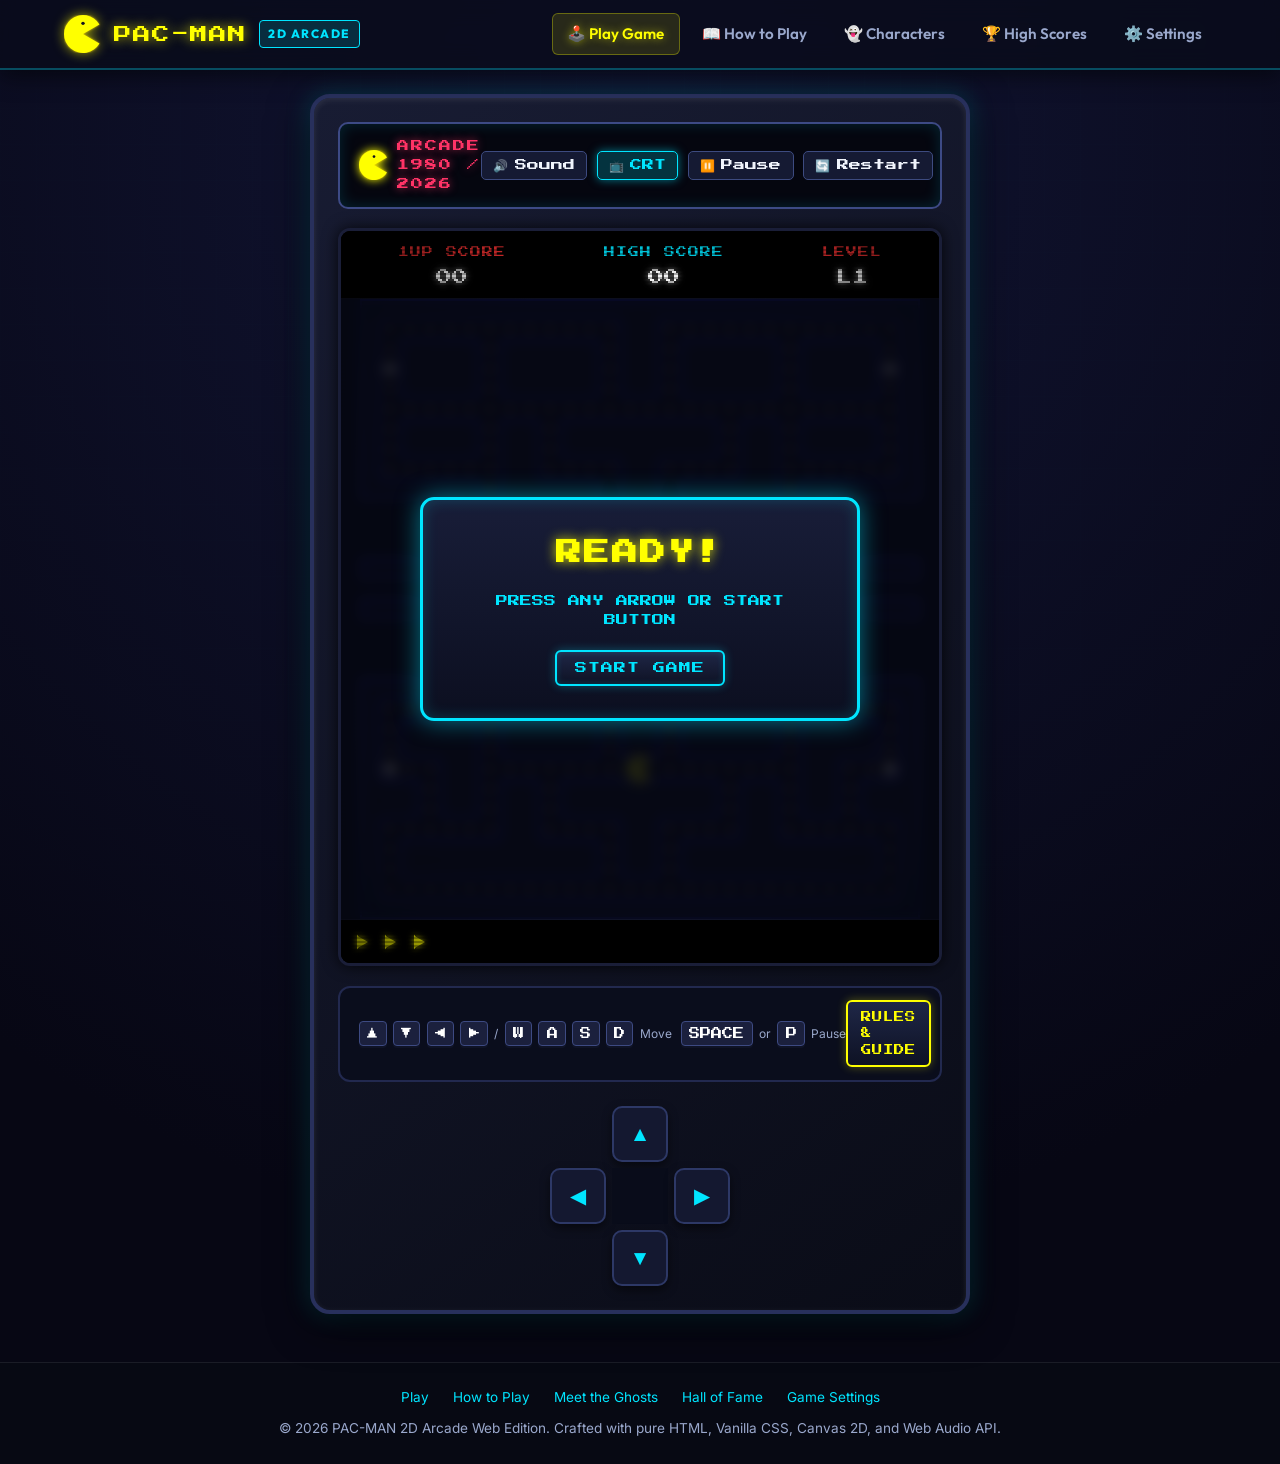
<file: index.html>
<!DOCTYPE html>
<html lang="en">
<head>
  <meta charset="UTF-8">
  <meta name="viewport" content="width=device-width, initial-scale=1.0">
  <title>PAC-MAN 2D Arcade | Classic Web Game</title>
  <meta name="description" content="Play the authentic 2D Pac-Man arcade game right in your browser! Featuring classic ghost AI, retro synthesized audio, CRT scanlines, and responsive controls.">
  
  <!-- CSS Stylesheets -->
  <link rel="stylesheet" href="css/main.css">
  <link rel="stylesheet" href="css/arcade.css">
  <link rel="stylesheet" href="css/game.css">
  
  <link rel="icon" type="image/svg+xml" href="assets/svg/pacman.svg">
</head>
<body>

  <!-- Top Navigation Header -->
  <header class="arcade-header">
    <div class="nav-container">
      <a href="index.html" class="brand-logo">
        <img src="assets/svg/pacman.svg" alt="Pac-Man Logo">
        <span class="brand-title">PAC-MAN</span>
        <span class="brand-tag">2D Arcade</span>
      </a>

      <nav>
        <ul class="nav-links">
          <li><a href="index.html" class="nav-link active">🕹️ Play Game</a></li>
          <li><a href="html/how-to-play.html" class="nav-link">📖 How to Play</a></li>
          <li><a href="html/characters.html" class="nav-link">👻 Characters</a></li>
          <li><a href="html/high-scores.html" class="nav-link">🏆 High Scores</a></li>
          <li><a href="html/settings.html" class="nav-link">⚙️ Settings</a></li>
        </ul>
      </nav>
    </div>
  </header>

  <!-- Main Arcade Playground -->
  <main class="arcade-wrapper">
    
    <div class="arcade-cabinet">
      <!-- Marquee Header -->
      <div class="arcade-marquee">
        <div class="marquee-title">
          <img src="assets/svg/pacman.svg" alt="Pac-Man">
          <span class="marquee-badge">ARCADE 1980 / 2026</span>
        </div>
        
        <div class="marquee-controls">
          <button id="btn-audio" class="icon-btn" title="Toggle Sound">
            <span class="icon">🔊</span>
            <span class="btn-label">Sound</span>
          </button>
          <button id="btn-crt" class="icon-btn" title="Toggle CRT Filter">
            <span class="icon">📺</span>
            <span class="btn-label">CRT</span>
          </button>
          <button id="btn-pause" class="icon-btn" title="Pause Game">
            <span class="icon">⏸️</span>
            <span class="btn-label">Pause</span>
          </button>
          <button id="btn-restart" class="icon-btn" title="Restart Game">
            <span class="icon">🔄</span>
            <span class="btn-label">Restart</span>
          </button>
        </div>
      </div>

      <!-- Arcade CRT Screen -->
      <div id="arcade-screen" class="arcade-screen crt-active">
        
        <!-- Retro HUD -->
        <div class="arcade-hud">
          <div class="hud-item">
            <span class="hud-label">1UP SCORE</span>
            <span id="current-score" class="hud-value">00</span>
          </div>
          <div class="hud-item">
            <span class="hud-label cyan">HIGH SCORE</span>
            <span id="high-score" class="hud-value">00</span>
          </div>
          <div class="hud-item">
            <span class="hud-label">LEVEL</span>
            <span id="current-level" class="hud-value">L1</span>
          </div>
        </div>

        <!-- Canvas Container -->
        <div id="game-container">
          <canvas id="game-canvas"></canvas>
          
          <!-- State Banner Overlay (Ready / Game Over / Paused) -->
          <div id="game-banner" style="display: none;"></div>
        </div>

        <!-- Bottom Status Bar -->
        <div class="arcade-status-bar">
          <div class="lives-container" id="lives-display">
            <!-- Rendered by UI Engine -->
          </div>
          <div class="fruits-container" id="fruits-display">
            <!-- Rendered by UI Engine -->
          </div>
        </div>

      </div>

      <!-- Cabinet Control Deck Info -->
      <div class="cabinet-deck">
        <div class="deck-group">
          <div class="instruction-tag">
            <span class="kbd">▲</span><span class="kbd">▼</span><span class="kbd">◀</span><span class="kbd">▶</span> / <span class="kbd">W</span><span class="kbd">A</span><span class="kbd">S</span><span class="kbd">D</span> Move
          </div>
          <div class="instruction-tag">
            <span class="kbd">SPACE</span> or <span class="kbd">P</span> Pause
          </div>
        </div>
        <div class="deck-group">
          <a href="html/how-to-play.html" class="arcade-btn btn-yellow" style="font-size: 0.65rem; padding: 0.4rem 0.8rem;">Rules & Guide</a>
        </div>
      </div>

      <!-- Mobile Touch Virtual D-Pad -->
      <div class="mobile-controls">
        <div class="dpad-container">
          <button id="dpad-up" class="dpad-btn dpad-up" aria-label="Up">▲</button>
          <button id="dpad-left" class="dpad-btn dpad-left" aria-label="Left">◀</button>
          <div class="dpad-center"></div>
          <button id="dpad-right" class="dpad-btn dpad-right" aria-label="Right">▶</button>
          <button id="dpad-down" class="dpad-btn dpad-down" aria-label="Down">▼</button>
        </div>
      </div>

    </div>

  </main>

  <!-- Arcade Footer -->
  <footer class="arcade-footer">
    <div class="footer-content">
      <div class="footer-links">
        <a href="index.html">Play</a>
        <a href="html/how-to-play.html">How to Play</a>
        <a href="html/characters.html">Meet the Ghosts</a>
        <a href="html/high-scores.html">Hall of Fame</a>
        <a href="html/settings.html">Game Settings</a>
      </div>
      <p>© 2026 PAC-MAN 2D Arcade Web Edition. Crafted with pure HTML, Vanilla CSS, Canvas 2D, and Web Audio API.</p>
    </div>
  </footer>

  <!-- Main Game Script -->
  <script type="module" src="js/main.js"></script>
</body>
</html>
</file>
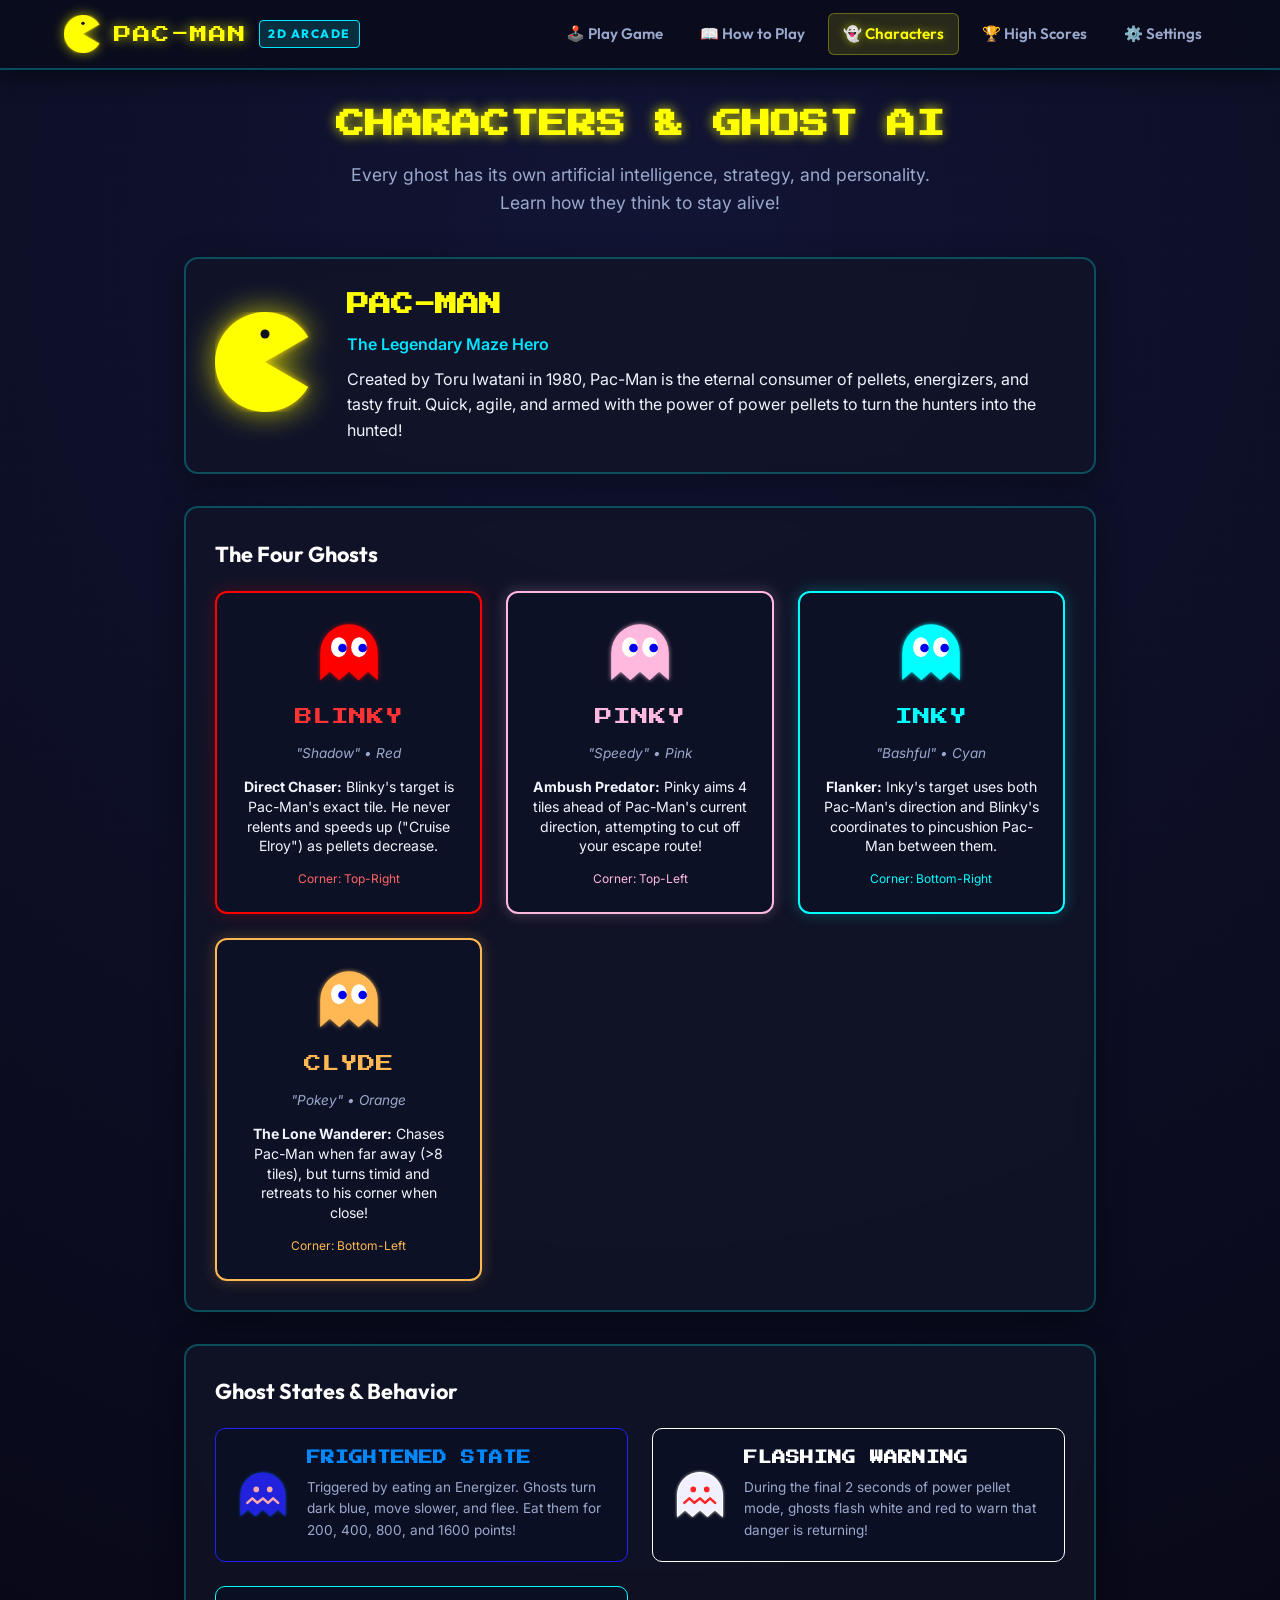
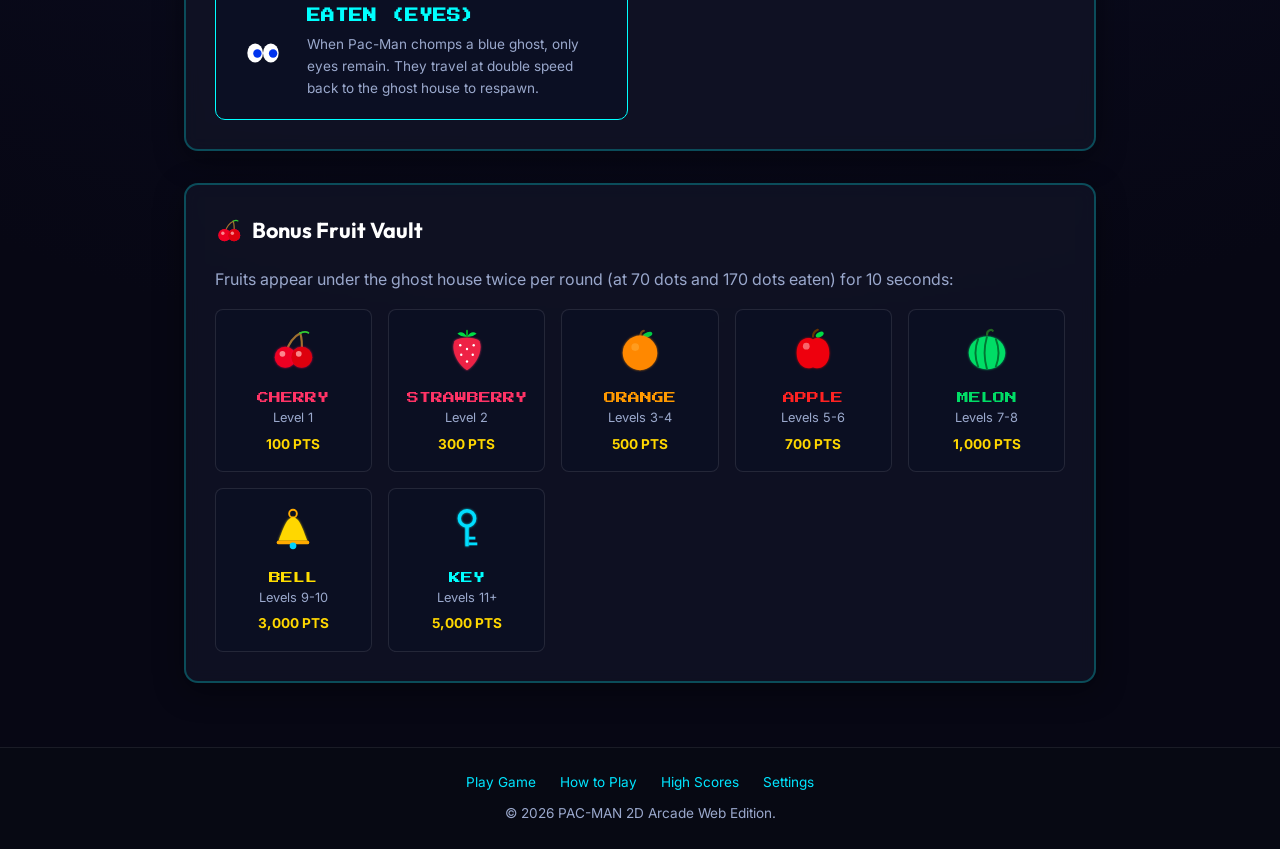
<file: html/characters.html>
<!DOCTYPE html>
<html lang="en">
<head>
  <meta charset="UTF-8">
  <meta name="viewport" content="width=device-width, initial-scale=1.0">
  <title>Meet the Characters | PAC-MAN 2D Arcade</title>
  <meta name="description" content="Discover the unique AI personalities of Blinky, Pinky, Inky, Clyde, and the bonus fruits of Pac-Man.">
  <link rel="stylesheet" href="../css/main.css">
  <link rel="stylesheet" href="../css/arcade.css">
  <link rel="stylesheet" href="../css/game.css">
  <link rel="icon" type="image/svg+xml" href="../assets/svg/pacman.svg">
</head>
<body>

  <!-- Header -->
  <header class="arcade-header">
    <div class="nav-container">
      <a href="../index.html" class="brand-logo">
        <img src="../assets/svg/pacman.svg" alt="Pac-Man Logo">
        <span class="brand-title">PAC-MAN</span>
        <span class="brand-tag">2D Arcade</span>
      </a>

      <nav>
        <ul class="nav-links">
          <li><a href="../index.html" class="nav-link">🕹️ Play Game</a></li>
          <li><a href="how-to-play.html" class="nav-link">📖 How to Play</a></li>
          <li><a href="characters.html" class="nav-link active">👻 Characters</a></li>
          <li><a href="high-scores.html" class="nav-link">🏆 High Scores</a></li>
          <li><a href="settings.html" class="nav-link">⚙️ Settings</a></li>
        </ul>
      </nav>
    </div>
  </header>

  <main class="page-container">
    <div class="page-header">
      <h1 class="page-title">CHARACTERS & GHOST AI</h1>
      <p class="page-desc">Every ghost has its own artificial intelligence, strategy, and personality. Learn how they think to stay alive!</p>
    </div>

    <!-- Pac-Man Showcase -->
    <section class="content-card" style="display: flex; align-items: center; gap: 2rem; flex-wrap: wrap;">
      <div style="flex: 0 0 100px; text-align: center;">
        <img src="../assets/svg/pacman.svg" alt="Pac-Man" style="width: 100px; height: 100px; filter: drop-shadow(0 0 15px rgba(255, 255, 0, 0.7));">
      </div>
      <div style="flex: 1; min-width: 250px;">
        <h2 style="font-family: var(--font-retro); color: var(--pac-yellow); font-size: 1.4rem; margin-bottom: 0.5rem;">PAC-MAN</h2>
        <p style="color: var(--neon-blue); font-weight: 600; margin-bottom: 0.6rem;">The Legendary Maze Hero</p>
        <p>Created by Toru Iwatani in 1980, Pac-Man is the eternal consumer of pellets, energizers, and tasty fruit. Quick, agile, and armed with the power of power pellets to turn the hunters into the hunted!</p>
      </div>
    </section>

    <!-- The Ghost Gang -->
    <section class="content-card">
      <h2 class="card-title">The Four Ghosts</h2>
      <div class="ghost-grid">
        
        <!-- Blinky -->
        <div class="ghost-card blinky">
          <img src="../assets/svg/ghost-blinky.svg" alt="Blinky" class="ghost-avatar">
          <div class="ghost-name" style="color: #ff3333;">BLINKY</div>
          <div class="ghost-nick">"Shadow" • Red</div>
          <p class="ghost-role">
            <strong>Direct Chaser:</strong> Blinky's target is Pac-Man's exact tile. He never relents and speeds up ("Cruise Elroy") as pellets decrease.
          </p>
          <span style="font-size: 0.75rem; color: #ff6666;">Corner: Top-Right</span>
        </div>

        <!-- Pinky -->
        <div class="ghost-card pinky">
          <img src="../assets/svg/ghost-pinky.svg" alt="Pinky" class="ghost-avatar">
          <div class="ghost-name" style="color: #ffb8de;">PINKY</div>
          <div class="ghost-nick">"Speedy" • Pink</div>
          <p class="ghost-role">
            <strong>Ambush Predator:</strong> Pinky aims 4 tiles ahead of Pac-Man's current direction, attempting to cut off your escape route!
          </p>
          <span style="font-size: 0.75rem; color: #ffb8de;">Corner: Top-Left</span>
        </div>

        <!-- Inky -->
        <div class="ghost-card inky">
          <img src="../assets/svg/ghost-inky.svg" alt="Inky" class="ghost-avatar">
          <div class="ghost-name" style="color: #00ffff;">INKY</div>
          <div class="ghost-nick">"Bashful" • Cyan</div>
          <p class="ghost-role">
            <strong>Flanker:</strong> Inky's target uses both Pac-Man's direction and Blinky's coordinates to pincushion Pac-Man between them.
          </p>
          <span style="font-size: 0.75rem; color: #00ffff;">Corner: Bottom-Right</span>
        </div>

        <!-- Clyde -->
        <div class="ghost-card clyde">
          <img src="../assets/svg/ghost-clyde.svg" alt="Clyde" class="ghost-avatar">
          <div class="ghost-name" style="color: #ffb852;">CLYDE</div>
          <div class="ghost-nick">"Pokey" • Orange</div>
          <p class="ghost-role">
            <strong>The Lone Wanderer:</strong> Chases Pac-Man when far away (>8 tiles), but turns timid and retreats to his corner when close!
          </p>
          <span style="font-size: 0.75rem; color: #ffb852;">Corner: Bottom-Left</span>
        </div>

      </div>
    </section>

    <!-- Frightened & Eaten States -->
    <section class="content-card">
      <h2 class="card-title">Ghost States & Behavior</h2>
      <div style="display: grid; grid-template-columns: repeat(auto-fit, minmax(280px, 1fr)); gap: 1.5rem;">
        <div style="background: rgba(10, 15, 35, 0.8); border: 1px solid #2121ff; border-radius: 10px; padding: 1.2rem; display: flex; gap: 1rem; align-items: center;">
          <img src="../assets/svg/ghost-scared.svg" alt="Scared Ghost" style="width: 56px; height: 56px;">
          <div>
            <h3 style="font-family: var(--font-retro); font-size: 0.85rem; color: #0088ff; margin-bottom: 0.4rem;">FRIGHTENED STATE</h3>
            <p style="font-size: 0.85rem; color: var(--text-dim);">Triggered by eating an Energizer. Ghosts turn dark blue, move slower, and flee. Eat them for 200, 400, 800, and 1600 points!</p>
          </div>
        </div>

        <div style="background: rgba(10, 15, 35, 0.8); border: 1px solid #ffffff; border-radius: 10px; padding: 1.2rem; display: flex; gap: 1rem; align-items: center;">
          <img src="../assets/svg/ghost-flashing.svg" alt="Flashing Ghost" style="width: 56px; height: 56px;">
          <div>
            <h3 style="font-family: var(--font-retro); font-size: 0.85rem; color: #ffffff; margin-bottom: 0.4rem;">FLASHING WARNING</h3>
            <p style="font-size: 0.85rem; color: var(--text-dim);">During the final 2 seconds of power pellet mode, ghosts flash white and red to warn that danger is returning!</p>
          </div>
        </div>

        <div style="background: rgba(10, 15, 35, 0.8); border: 1px solid #00ffff; border-radius: 10px; padding: 1.2rem; display: flex; gap: 1rem; align-items: center;">
          <img src="../assets/svg/ghost-eyes.svg" alt="Ghost Eyes" style="width: 56px; height: 56px;">
          <div>
            <h3 style="font-family: var(--font-retro); font-size: 0.85rem; color: #00ffff; margin-bottom: 0.4rem;">EATEN (EYES)</h3>
            <p style="font-size: 0.85rem; color: var(--text-dim);">When Pac-Man chomps a blue ghost, only eyes remain. They travel at double speed back to the ghost house to respawn.</p>
          </div>
        </div>
      </div>
    </section>

    <!-- Bonus Fruits Table -->
    <section class="content-card">
      <h2 class="card-title">
        <img src="../assets/svg/cherry.svg" alt="Bonus Fruits" class="icon">
        Bonus Fruit Vault
      </h2>
      <p style="margin-bottom: 1rem; color: var(--text-dim);">Fruits appear under the ghost house twice per round (at 70 dots and 170 dots eaten) for 10 seconds:</p>

      <div style="display: grid; grid-template-columns: repeat(auto-fit, minmax(130px, 1fr)); gap: 1rem; text-align: center;">
        
        <div style="background: rgba(12, 16, 36, 0.8); padding: 1rem; border-radius: 8px; border: 1px solid rgba(255,255,255,0.1);">
          <img src="../assets/svg/cherry.svg" alt="Cherry" style="width: 48px; height: 48px; margin-bottom: 0.5rem;">
          <div style="font-family: var(--font-retro); font-size: 0.75rem; color: #ff3366;">CHERRY</div>
          <div style="font-size: 0.8rem; color: var(--text-dim);">Level 1</div>
          <div class="rank-gold" style="font-size: 0.85rem; margin-top: 0.3rem;">100 PTS</div>
        </div>

        <div style="background: rgba(12, 16, 36, 0.8); padding: 1rem; border-radius: 8px; border: 1px solid rgba(255,255,255,0.1);">
          <img src="../assets/svg/strawberry.svg" alt="Strawberry" style="width: 48px; height: 48px; margin-bottom: 0.5rem;">
          <div style="font-family: var(--font-retro); font-size: 0.75rem; color: #ff3366;">STRAWBERRY</div>
          <div style="font-size: 0.8rem; color: var(--text-dim);">Level 2</div>
          <div class="rank-gold" style="font-size: 0.85rem; margin-top: 0.3rem;">300 PTS</div>
        </div>

        <div style="background: rgba(12, 16, 36, 0.8); padding: 1rem; border-radius: 8px; border: 1px solid rgba(255,255,255,0.1);">
          <img src="../assets/svg/orange.svg" alt="Orange" style="width: 48px; height: 48px; margin-bottom: 0.5rem;">
          <div style="font-family: var(--font-retro); font-size: 0.75rem; color: #ff9900;">ORANGE</div>
          <div style="font-size: 0.8rem; color: var(--text-dim);">Levels 3-4</div>
          <div class="rank-gold" style="font-size: 0.85rem; margin-top: 0.3rem;">500 PTS</div>
        </div>

        <div style="background: rgba(12, 16, 36, 0.8); padding: 1rem; border-radius: 8px; border: 1px solid rgba(255,255,255,0.1);">
          <img src="../assets/svg/apple.svg" alt="Apple" style="width: 48px; height: 48px; margin-bottom: 0.5rem;">
          <div style="font-family: var(--font-retro); font-size: 0.75rem; color: #ff2222;">APPLE</div>
          <div style="font-size: 0.8rem; color: var(--text-dim);">Levels 5-6</div>
          <div class="rank-gold" style="font-size: 0.85rem; margin-top: 0.3rem;">700 PTS</div>
        </div>

        <div style="background: rgba(12, 16, 36, 0.8); padding: 1rem; border-radius: 8px; border: 1px solid rgba(255,255,255,0.1);">
          <img src="../assets/svg/melon.svg" alt="Melon" style="width: 48px; height: 48px; margin-bottom: 0.5rem;">
          <div style="font-family: var(--font-retro); font-size: 0.75rem; color: #00dd66;">MELON</div>
          <div style="font-size: 0.8rem; color: var(--text-dim);">Levels 7-8</div>
          <div class="rank-gold" style="font-size: 0.85rem; margin-top: 0.3rem;">1,000 PTS</div>
        </div>

        <div style="background: rgba(12, 16, 36, 0.8); padding: 1rem; border-radius: 8px; border: 1px solid rgba(255,255,255,0.1);">
          <img src="../assets/svg/bell.svg" alt="Bell" style="width: 48px; height: 48px; margin-bottom: 0.5rem;">
          <div style="font-family: var(--font-retro); font-size: 0.75rem; color: #ffdd00;">BELL</div>
          <div style="font-size: 0.8rem; color: var(--text-dim);">Levels 9-10</div>
          <div class="rank-gold" style="font-size: 0.85rem; margin-top: 0.3rem;">3,000 PTS</div>
        </div>

        <div style="background: rgba(12, 16, 36, 0.8); padding: 1rem; border-radius: 8px; border: 1px solid rgba(255,255,255,0.1);">
          <img src="../assets/svg/key.svg" alt="Key" style="width: 48px; height: 48px; margin-bottom: 0.5rem;">
          <div style="font-family: var(--font-retro); font-size: 0.75rem; color: #00ffff;">KEY</div>
          <div style="font-size: 0.8rem; color: var(--text-dim);">Levels 11+</div>
          <div class="rank-gold" style="font-size: 0.85rem; margin-top: 0.3rem;">5,000 PTS</div>
        </div>

      </div>
    </section>

  </main>

  <footer class="arcade-footer">
    <div class="footer-content">
      <div class="footer-links">
        <a href="../index.html">Play Game</a>
        <a href="how-to-play.html">How to Play</a>
        <a href="high-scores.html">High Scores</a>
        <a href="settings.html">Settings</a>
      </div>
      <p>© 2026 PAC-MAN 2D Arcade Web Edition.</p>
    </div>
  </footer>
</body>
</html>
</file>
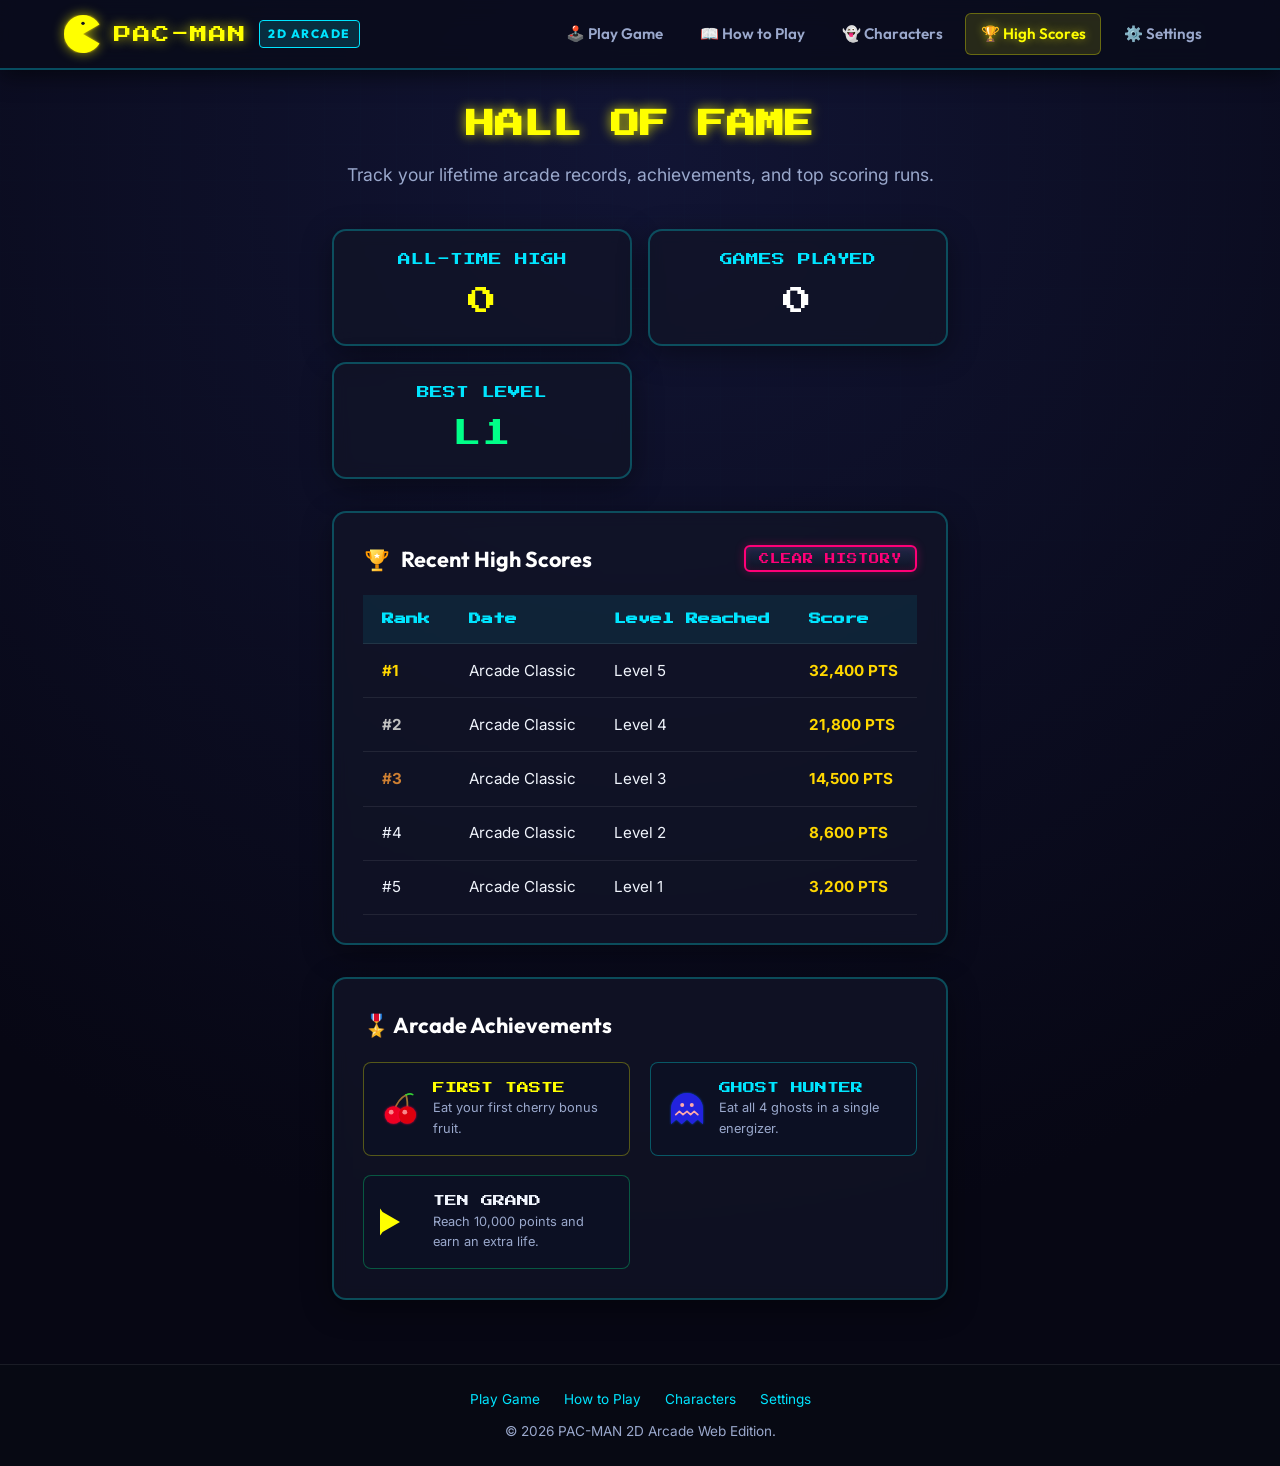
<file: html/high-scores.html>
<!DOCTYPE html>
<html lang="en">
<head>
  <meta charset="UTF-8">
  <meta name="viewport" content="width=device-width, initial-scale=1.0">
  <title>High Scores & Hall of Fame | PAC-MAN 2D Arcade</title>
  <meta name="description" content="View top scores and hall of fame achievements for Pac-Man 2D Arcade.">
  <link rel="stylesheet" href="../css/main.css">
  <link rel="stylesheet" href="../css/arcade.css">
  <link rel="stylesheet" href="../css/game.css">
  <link rel="icon" type="image/svg+xml" href="../assets/svg/pacman.svg">
</head>
<body>

  <!-- Header -->
  <header class="arcade-header">
    <div class="nav-container">
      <a href="../index.html" class="brand-logo">
        <img src="../assets/svg/pacman.svg" alt="Pac-Man Logo">
        <span class="brand-title">PAC-MAN</span>
        <span class="brand-tag">2D Arcade</span>
      </a>

      <nav>
        <ul class="nav-links">
          <li><a href="../index.html" class="nav-link">🕹️ Play Game</a></li>
          <li><a href="how-to-play.html" class="nav-link">📖 How to Play</a></li>
          <li><a href="characters.html" class="nav-link">👻 Characters</a></li>
          <li><a href="high-scores.html" class="nav-link active">🏆 High Scores</a></li>
          <li><a href="settings.html" class="nav-link">⚙️ Settings</a></li>
        </ul>
      </nav>
    </div>
  </header>

  <main class="page-container">
    <div class="page-header">
      <h1 class="page-title">HALL OF FAME</h1>
      <p class="page-desc">Track your lifetime arcade records, achievements, and top scoring runs.</p>
    </div>

    <!-- Career Stats Grid -->
    <div style="display: grid; grid-template-columns: repeat(auto-fit, minmax(200px, 1fr)); gap: 1rem; margin-bottom: 2rem;">
      <div class="content-card" style="margin-bottom: 0; text-align: center; padding: 1.2rem;">
        <div style="font-size: 0.8rem; color: var(--neon-blue); font-family: var(--font-retro);">ALL-TIME HIGH</div>
        <div id="stat-high-score" style="font-size: 1.8rem; font-family: var(--font-retro); color: var(--pac-yellow); margin-top: 0.5rem;">00</div>
      </div>
      <div class="content-card" style="margin-bottom: 0; text-align: center; padding: 1.2rem;">
        <div style="font-size: 0.8rem; color: var(--neon-blue); font-family: var(--font-retro);">GAMES PLAYED</div>
        <div id="stat-games-played" style="font-size: 1.8rem; font-family: var(--font-retro); color: #ffffff; margin-top: 0.5rem;">0</div>
      </div>
      <div class="content-card" style="margin-bottom: 0; text-align: center; padding: 1.2rem;">
        <div style="font-size: 0.8rem; color: var(--neon-blue); font-family: var(--font-retro);">BEST LEVEL</div>
        <div id="stat-best-level" style="font-size: 1.8rem; font-family: var(--font-retro); color: #00ff88; margin-top: 0.5rem;">L1</div>
      </div>
    </div>

    <!-- Leaderboard Table -->
    <section class="content-card">
      <div style="display: flex; justify-content: space-between; align-items: center; margin-bottom: 1.2rem; flex-wrap: wrap; gap: 1rem;">
        <h2 class="card-title" style="margin-bottom: 0;">
          <img src="../assets/svg/trophy.svg" alt="Trophy" class="icon">
          Recent High Scores
        </h2>
        <button id="btn-clear-scores" class="arcade-btn btn-pink" style="font-size: 0.65rem; padding: 0.4rem 0.8rem;">
          Clear History
        </button>
      </div>

      <table class="scores-table">
        <thead>
          <tr>
            <th>Rank</th>
            <th>Date</th>
            <th>Level Reached</th>
            <th>Score</th>
          </tr>
        </thead>
        <tbody id="scores-body">
          <!-- Populated by JS -->
        </tbody>
      </table>
    </section>

    <!-- Achievements & Badges -->
    <section class="content-card">
      <h2 class="card-title">🎖️ Arcade Achievements</h2>
      <div style="display: grid; grid-template-columns: repeat(auto-fit, minmax(240px, 1fr)); gap: 1.2rem;">
        
        <div style="background: rgba(14, 18, 38, 0.7); border: 1px solid rgba(255,255,0,0.3); border-radius: 8px; padding: 1rem; display: flex; gap: 0.8rem; align-items: center;">
          <img src="../assets/svg/cherry.svg" alt="Cherry" style="width: 40px; height: 40px;">
          <div>
            <div style="font-family: var(--font-retro); font-size: 0.75rem; color: var(--pac-yellow);">FIRST TASTE</div>
            <div style="font-size: 0.8rem; color: var(--text-dim);">Eat your first cherry bonus fruit.</div>
          </div>
        </div>

        <div style="background: rgba(14, 18, 38, 0.7); border: 1px solid rgba(0,255,255,0.3); border-radius: 8px; padding: 1rem; display: flex; gap: 0.8rem; align-items: center;">
          <img src="../assets/svg/ghost-scared.svg" alt="Ghost" style="width: 40px; height: 40px;">
          <div>
            <div style="font-family: var(--font-retro); font-size: 0.75rem; color: var(--neon-blue);">GHOST HUNTER</div>
            <div style="font-size: 0.8rem; color: var(--text-dim);">Eat all 4 ghosts in a single energizer.</div>
          </div>
        </div>

        <div style="background: rgba(14, 18, 38, 0.7); border: 1px solid rgba(0,255,136,0.3); border-radius: 8px; padding: 1rem; display: flex; gap: 0.8rem; align-items: center;">
          <img src="../assets/svg/life.svg" alt="Life" style="width: 40px; height: 40px;">
          <div>
            <div style="font-family: var(--font-retro); font-size: 0.75rem; color: #00ff88);">TEN GRAND</div>
            <div style="font-size: 0.8rem; color: var(--text-dim);">Reach 10,000 points and earn an extra life.</div>
          </div>
        </div>

      </div>
    </section>

  </main>

  <footer class="arcade-footer">
    <div class="footer-content">
      <div class="footer-links">
        <a href="../index.html">Play Game</a>
        <a href="how-to-play.html">How to Play</a>
        <a href="characters.html">Characters</a>
        <a href="settings.html">Settings</a>
      </div>
      <p>© 2026 PAC-MAN 2D Arcade Web Edition.</p>
    </div>
  </footer>

  <script>
    document.addEventListener('DOMContentLoaded', () => {
      const highScore = parseInt(localStorage.getItem('pacman_high_score') || '0', 10);
      const gamesPlayed = parseInt(localStorage.getItem('pacman_games_played') || '0', 10);
      const history = JSON.parse(localStorage.getItem('pacman_history') || '[]');

      document.getElementById('stat-high-score').textContent = highScore.toLocaleString();
      document.getElementById('stat-games-played').textContent = gamesPlayed.toLocaleString();

      let maxLevel = 1;
      history.forEach(h => {
        if (h.level > maxLevel) maxLevel = h.level;
      });
      document.getElementById('stat-best-level').textContent = `L${maxLevel}`;

      const tbody = document.getElementById('scores-body');
      
      const renderTable = () => {
        tbody.innerHTML = '';
        if (history.length === 0) {
          // Provide retro hall of fame defaults if no games played yet
          const defaultRuns = [
            { date: 'Arcade Classic', level: 5, score: 32400 },
            { date: 'Arcade Classic', level: 4, score: 21800 },
            { date: 'Arcade Classic', level: 3, score: 14500 },
            { date: 'Arcade Classic', level: 2, score: 8600 },
            { date: 'Arcade Classic', level: 1, score: 3200 }
          ];
          defaultRuns.forEach((run, idx) => {
            const tr = document.createElement('tr');
            const rankClass = idx === 0 ? 'rank-gold' : (idx === 1 ? 'rank-silver' : (idx === 2 ? 'rank-bronze' : ''));
            tr.innerHTML = `
              <td class="${rankClass}">#${idx + 1}</td>
              <td>${run.date}</td>
              <td>Level ${run.level}</td>
              <td class="rank-gold">${run.score.toLocaleString()} PTS</td>
            `;
            tbody.appendChild(tr);
          });
          return;
        }

        // Sort history by score descending
        const sorted = [...history].sort((a, b) => b.score - a.score);
        sorted.forEach((run, idx) => {
          const tr = document.createElement('tr');
          const rankClass = idx === 0 ? 'rank-gold' : (idx === 1 ? 'rank-silver' : (idx === 2 ? 'rank-bronze' : ''));
          tr.innerHTML = `
            <td class="${rankClass}">#${idx + 1}</td>
            <td>${run.date}</td>
            <td>Level ${run.level}</td>
            <td class="rank-gold">${run.score.toLocaleString()} PTS</td>
          `;
          tbody.appendChild(tr);
        });
      };

      renderTable();

      document.getElementById('btn-clear-scores').addEventListener('click', () => {
        if (confirm('Are you sure you want to reset your score history?')) {
          localStorage.removeItem('pacman_history');
          localStorage.removeItem('pacman_high_score');
          localStorage.removeItem('pacman_games_played');
          location.reload();
        }
      });
    });
  </script>
</body>
</html>
</file>
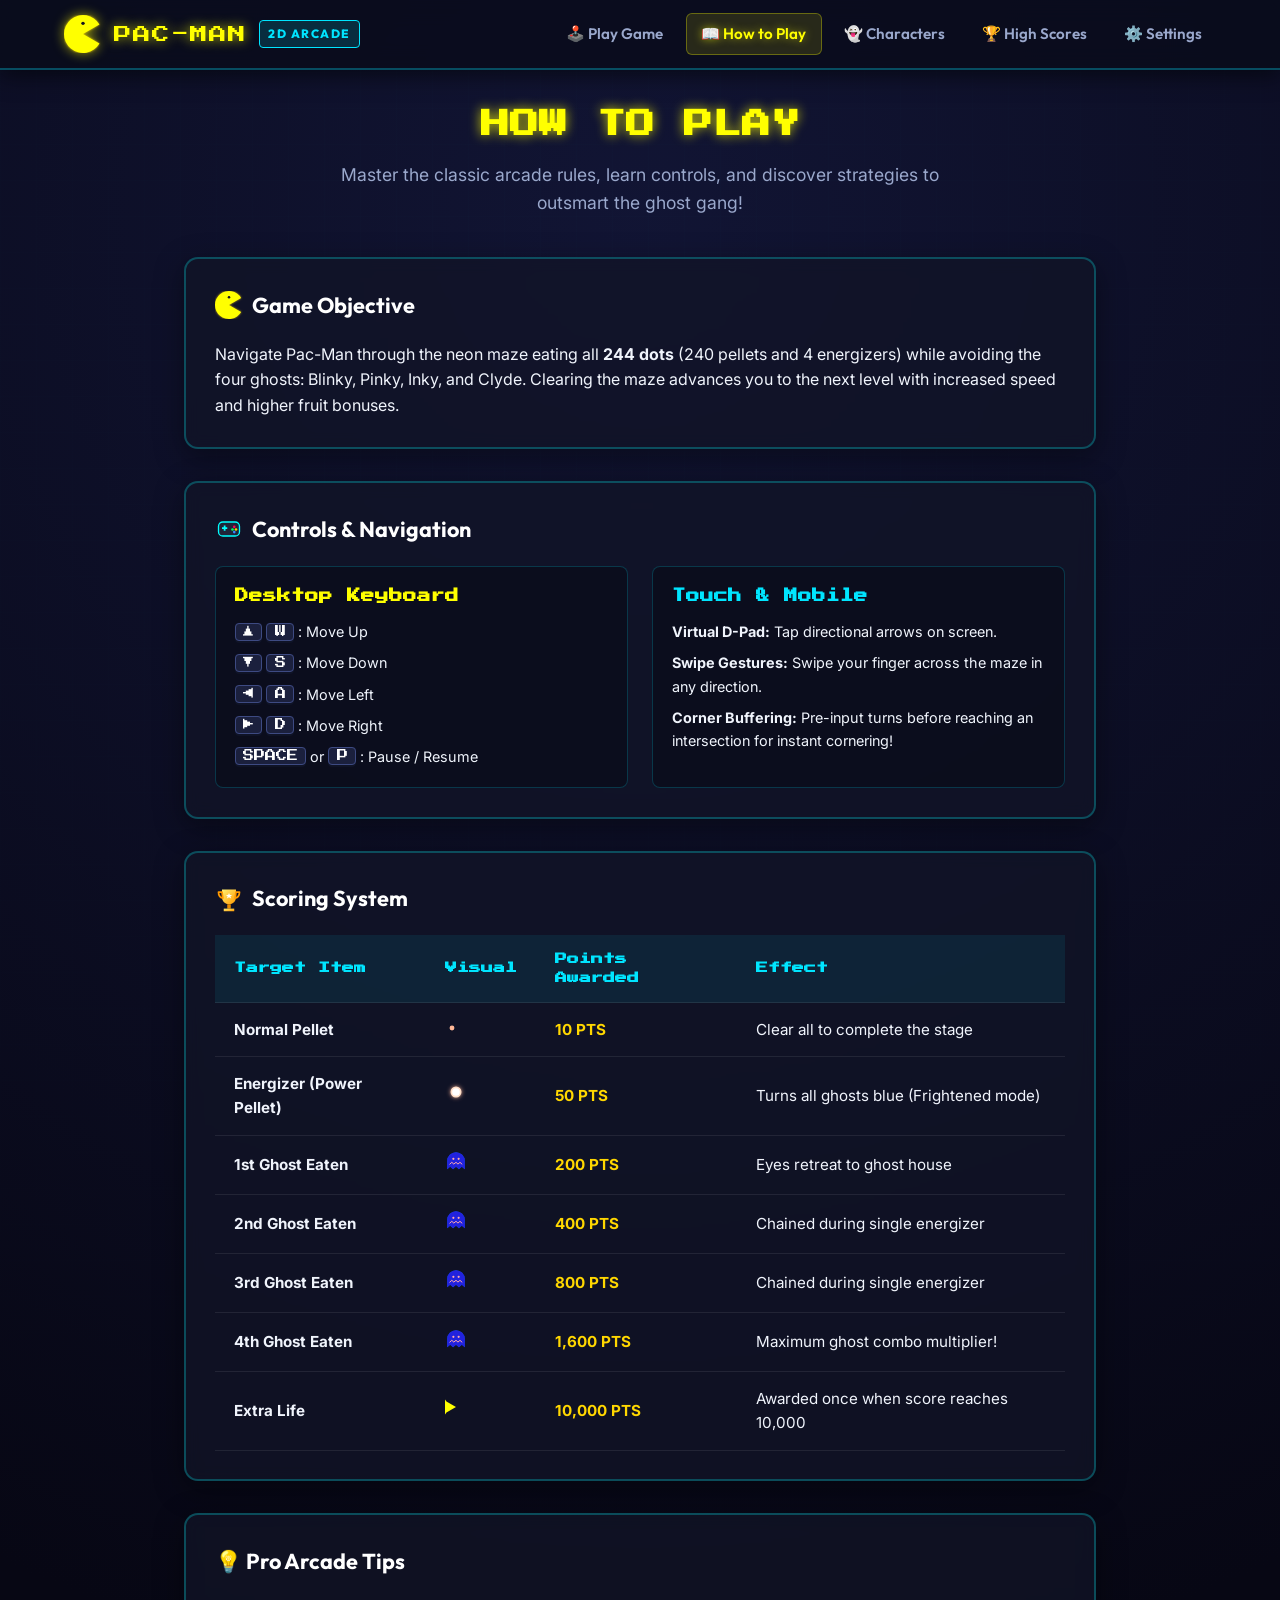
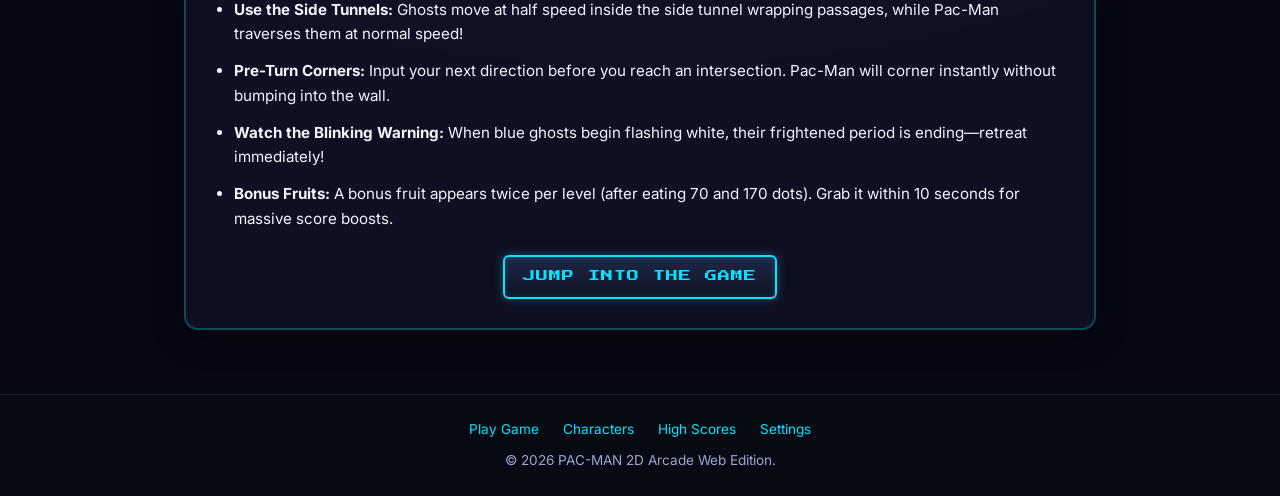
<file: html/how-to-play.html>
<!DOCTYPE html>
<html lang="en">
<head>
  <meta charset="UTF-8">
  <meta name="viewport" content="width=device-width, initial-scale=1.0">
  <title>How to Play | PAC-MAN 2D Arcade</title>
  <meta name="description" content="Learn how to play Pac-Man: controls, scoring system, power energizers, bonus fruits, and tips to achieve high scores.">
  <link rel="stylesheet" href="../css/main.css">
  <link rel="stylesheet" href="../css/arcade.css">
  <link rel="stylesheet" href="../css/game.css">
  <link rel="icon" type="image/svg+xml" href="../assets/svg/pacman.svg">
</head>
<body>

  <!-- Header -->
  <header class="arcade-header">
    <div class="nav-container">
      <a href="../index.html" class="brand-logo">
        <img src="../assets/svg/pacman.svg" alt="Pac-Man Logo">
        <span class="brand-title">PAC-MAN</span>
        <span class="brand-tag">2D Arcade</span>
      </a>

      <nav>
        <ul class="nav-links">
          <li><a href="../index.html" class="nav-link">🕹️ Play Game</a></li>
          <li><a href="how-to-play.html" class="nav-link active">📖 How to Play</a></li>
          <li><a href="characters.html" class="nav-link">👻 Characters</a></li>
          <li><a href="high-scores.html" class="nav-link">🏆 High Scores</a></li>
          <li><a href="settings.html" class="nav-link">⚙️ Settings</a></li>
        </ul>
      </nav>
    </div>
  </header>

  <main class="page-container">
    <div class="page-header">
      <h1 class="page-title">HOW TO PLAY</h1>
      <p class="page-desc">Master the classic arcade rules, learn controls, and discover strategies to outsmart the ghost gang!</p>
    </div>

    <!-- Objective Card -->
    <section class="content-card">
      <h2 class="card-title">
        <img src="../assets/svg/pacman.svg" alt="Pac-Man" class="icon">
        Game Objective
      </h2>
      <p>Navigate Pac-Man through the neon maze eating all <strong>244 dots</strong> (240 pellets and 4 energizers) while avoiding the four ghosts: Blinky, Pinky, Inky, and Clyde. Clearing the maze advances you to the next level with increased speed and higher fruit bonuses.</p>
    </section>

    <!-- Controls Card -->
    <section class="content-card">
      <h2 class="card-title">
        <img src="../assets/svg/gamepad.svg" alt="Gamepad" class="icon">
        Controls & Navigation
      </h2>
      <div style="display: grid; grid-template-columns: repeat(auto-fit, minmax(250px, 1fr)); gap: 1.5rem; margin-top: 1rem;">
        <div style="background: rgba(10, 12, 26, 0.7); padding: 1.2rem; border-radius: 8px; border: 1px solid rgba(0, 229, 255, 0.2);">
          <h3 style="color: var(--pac-yellow); font-family: var(--font-retro); font-size: 0.85rem; margin-bottom: 0.8rem;">Desktop Keyboard</h3>
          <ul style="list-style: none; display: flex; flex-direction: column; gap: 0.5rem; font-size: 0.9rem;">
            <li><span class="kbd">▲</span> <span class="kbd">W</span> : Move Up</li>
            <li><span class="kbd">▼</span> <span class="kbd">S</span> : Move Down</li>
            <li><span class="kbd">◀</span> <span class="kbd">A</span> : Move Left</li>
            <li><span class="kbd">▶</span> <span class="kbd">D</span> : Move Right</li>
            <li><span class="kbd">SPACE</span> or <span class="kbd">P</span> : Pause / Resume</li>
          </ul>
        </div>
        <div style="background: rgba(10, 12, 26, 0.7); padding: 1.2rem; border-radius: 8px; border: 1px solid rgba(0, 229, 255, 0.2);">
          <h3 style="color: var(--neon-blue); font-family: var(--font-retro); font-size: 0.85rem; margin-bottom: 0.8rem;">Touch & Mobile</h3>
          <ul style="list-style: none; display: flex; flex-direction: column; gap: 0.5rem; font-size: 0.9rem;">
            <li><strong>Virtual D-Pad:</strong> Tap directional arrows on screen.</li>
            <li><strong>Swipe Gestures:</strong> Swipe your finger across the maze in any direction.</li>
            <li><strong>Corner Buffering:</strong> Pre-input turns before reaching an intersection for instant cornering!</li>
          </ul>
        </div>
      </div>
    </section>

    <!-- Scoring System Card -->
    <section class="content-card">
      <h2 class="card-title">
        <img src="../assets/svg/trophy.svg" alt="Trophy" class="icon">
        Scoring System
      </h2>
      <table class="scores-table">
        <thead>
          <tr>
            <th>Target Item</th>
            <th>Visual</th>
            <th>Points Awarded</th>
            <th>Effect</th>
          </tr>
        </thead>
        <tbody>
          <tr>
            <td><strong>Normal Pellet</strong></td>
            <td><img src="../assets/svg/pellet.svg" alt="Pellet" style="width: 14px; height: 14px;"></td>
            <td class="rank-gold">10 PTS</td>
            <td>Clear all to complete the stage</td>
          </tr>
          <tr>
            <td><strong>Energizer (Power Pellet)</strong></td>
            <td><img src="../assets/svg/energizer.svg" alt="Energizer" style="width: 22px; height: 22px;"></td>
            <td class="rank-gold">50 PTS</td>
            <td>Turns all ghosts blue (Frightened mode)</td>
          </tr>
          <tr>
            <td><strong>1st Ghost Eaten</strong></td>
            <td><img src="../assets/svg/ghost-scared.svg" alt="Scared Ghost" style="width: 22px; height: 22px;"></td>
            <td class="rank-gold">200 PTS</td>
            <td>Eyes retreat to ghost house</td>
          </tr>
          <tr>
            <td><strong>2nd Ghost Eaten</strong></td>
            <td><img src="../assets/svg/ghost-scared.svg" alt="Scared Ghost" style="width: 22px; height: 22px;"></td>
            <td class="rank-gold">400 PTS</td>
            <td>Chained during single energizer</td>
          </tr>
          <tr>
            <td><strong>3rd Ghost Eaten</strong></td>
            <td><img src="../assets/svg/ghost-scared.svg" alt="Scared Ghost" style="width: 22px; height: 22px;"></td>
            <td class="rank-gold">800 PTS</td>
            <td>Chained during single energizer</td>
          </tr>
          <tr>
            <td><strong>4th Ghost Eaten</strong></td>
            <td><img src="../assets/svg/ghost-scared.svg" alt="Scared Ghost" style="width: 22px; height: 22px;"></td>
            <td class="rank-gold">1,600 PTS</td>
            <td>Maximum ghost combo multiplier!</td>
          </tr>
          <tr>
            <td><strong>Extra Life</strong></td>
            <td><img src="../assets/svg/life.svg" alt="Life" style="width: 22px; height: 22px;"></td>
            <td class="rank-gold">10,000 PTS</td>
            <td>Awarded once when score reaches 10,000</td>
          </tr>
        </tbody>
      </table>
    </section>

    <!-- Strategy Tips -->
    <section class="content-card">
      <h2 class="card-title">💡 Pro Arcade Tips</h2>
      <ul style="display: flex; flex-direction: column; gap: 0.8rem; padding-left: 1.2rem; font-size: 0.95rem;">
        <li><strong>Use the Side Tunnels:</strong> Ghosts move at half speed inside the side tunnel wrapping passages, while Pac-Man traverses them at normal speed!</li>
        <li><strong>Pre-Turn Corners:</strong> Input your next direction before you reach an intersection. Pac-Man will corner instantly without bumping into the wall.</li>
        <li><strong>Watch the Blinking Warning:</strong> When blue ghosts begin flashing white, their frightened period is ending—retreat immediately!</li>
        <li><strong>Bonus Fruits:</strong> A bonus fruit appears twice per level (after eating 70 and 170 dots). Grab it within 10 seconds for massive score boosts.</li>
      </ul>
      <div style="margin-top: 1.5rem; text-align: center;">
        <a href="../index.html" class="arcade-btn pulse">Jump Into the Game</a>
      </div>
    </section>
  </main>

  <footer class="arcade-footer">
    <div class="footer-content">
      <div class="footer-links">
        <a href="../index.html">Play Game</a>
        <a href="characters.html">Characters</a>
        <a href="high-scores.html">High Scores</a>
        <a href="settings.html">Settings</a>
      </div>
      <p>© 2026 PAC-MAN 2D Arcade Web Edition.</p>
    </div>
  </footer>
</body>
</html>
</file>
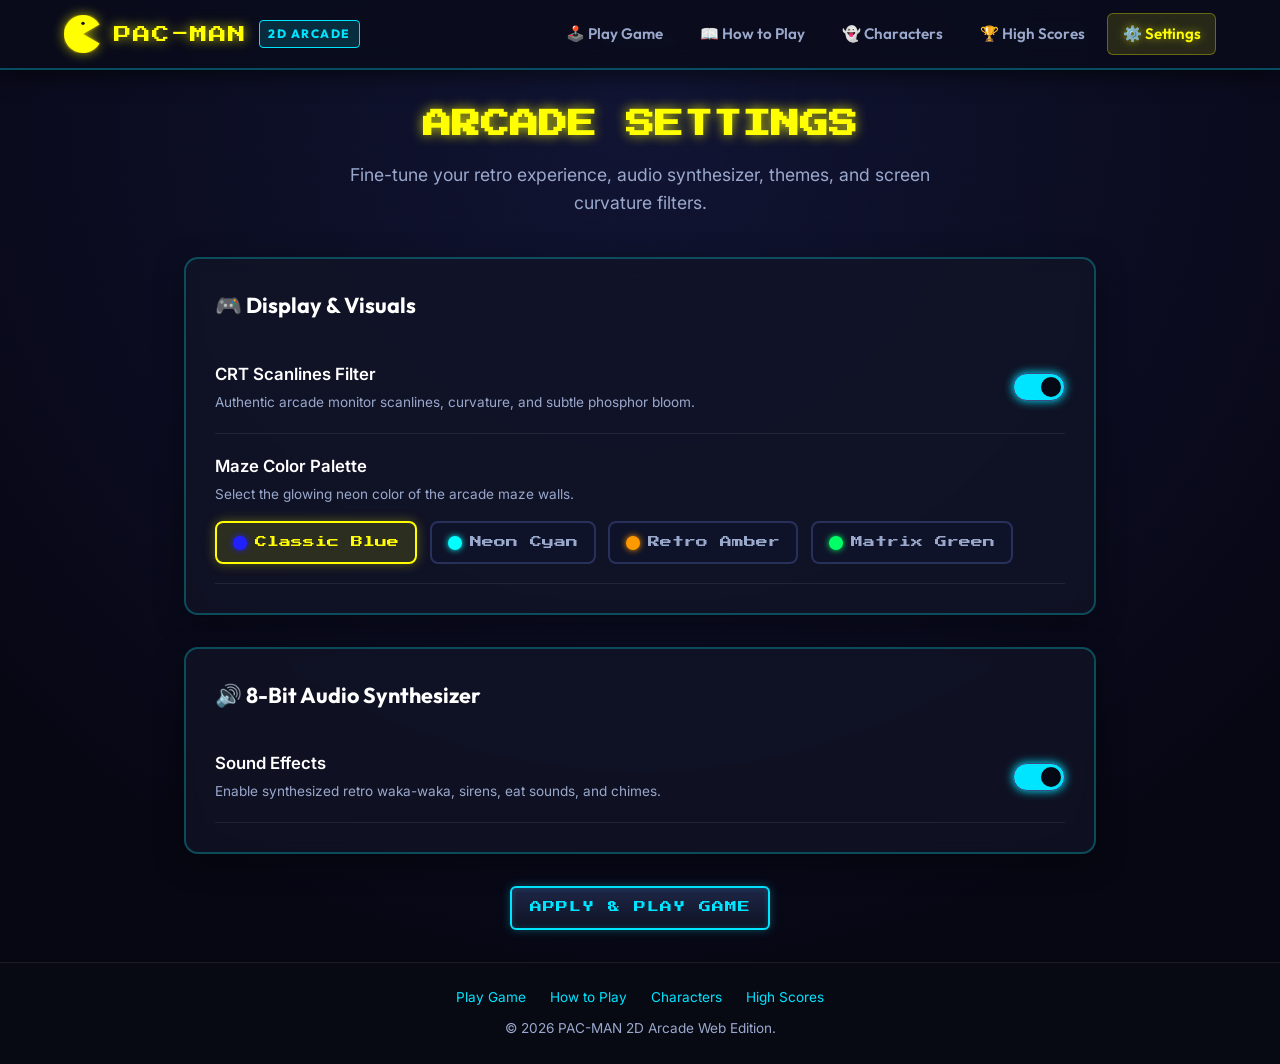
<file: html/settings.html>
<!DOCTYPE html>
<html lang="en">
<head>
  <meta charset="UTF-8">
  <meta name="viewport" content="width=device-width, initial-scale=1.0">
  <title>Arcade Settings | PAC-MAN 2D Arcade</title>
  <meta name="description" content="Customize Pac-Man audio volume, maze color themes, CRT scanline nostalgia effects, and speed.">
  <link rel="stylesheet" href="../css/main.css">
  <link rel="stylesheet" href="../css/arcade.css">
  <link rel="stylesheet" href="../css/game.css">
  <link rel="icon" type="image/svg+xml" href="../assets/svg/pacman.svg">
  <style>
    .setting-row {
      display: flex;
      justify-content: space-between;
      align-items: center;
      padding: 1.2rem 0;
      border-bottom: 1px solid rgba(255, 255, 255, 0.08);
      flex-wrap: wrap;
      gap: 1rem;
    }
    .setting-label {
      font-weight: 600;
      font-size: 1.05rem;
      color: #ffffff;
      display: flex;
      flex-direction: column;
      gap: 0.25rem;
    }
    .setting-sub {
      font-size: 0.85rem;
      color: var(--text-dim);
      font-weight: 400;
    }
    .theme-picker {
      display: flex;
      gap: 0.8rem;
      flex-wrap: wrap;
    }
    .theme-card {
      border: 2px solid #28305c;
      border-radius: 8px;
      padding: 0.6rem 1rem;
      cursor: pointer;
      display: flex;
      align-items: center;
      gap: 0.5rem;
      background: #0f1329;
      color: var(--text-dim);
      font-family: var(--font-retro);
      font-size: 0.75rem;
      transition: all 0.2s;
    }
    .theme-card:hover {
      border-color: var(--neon-blue);
      color: #fff;
    }
    .theme-card.active {
      border-color: var(--pac-yellow);
      background: rgba(255, 255, 0, 0.12);
      color: var(--pac-yellow);
      box-shadow: 0 0 12px rgba(255, 255, 0, 0.3);
    }
    .theme-swatch {
      width: 14px;
      height: 14px;
      border-radius: 50%;
    }
    /* Toggle switch */
    .switch {
      position: relative;
      display: inline-block;
      width: 52px;
      height: 28px;
    }
    .switch input { opacity: 0; width: 0; height: 0; }
    .slider {
      position: absolute; cursor: pointer; top: 0; left: 0; right: 0; bottom: 0;
      background-color: #1b203d;
      transition: .3s;
      border-radius: 28px;
      border: 1px solid #3d4a82;
    }
    .slider:before {
      position: absolute; content: ""; height: 20px; width: 20px; left: 3px; bottom: 3px;
      background-color: #fff;
      transition: .3s;
      border-radius: 50%;
    }
    input:checked + .slider {
      background-color: var(--neon-blue);
      box-shadow: 0 0 10px var(--neon-blue);
    }
    input:checked + .slider:before {
      transform: translateX(24px);
      background-color: #060914;
    }
  </style>
</head>
<body>

  <!-- Header -->
  <header class="arcade-header">
    <div class="nav-container">
      <a href="../index.html" class="brand-logo">
        <img src="../assets/svg/pacman.svg" alt="Pac-Man Logo">
        <span class="brand-title">PAC-MAN</span>
        <span class="brand-tag">2D Arcade</span>
      </a>

      <nav>
        <ul class="nav-links">
          <li><a href="../index.html" class="nav-link">🕹️ Play Game</a></li>
          <li><a href="how-to-play.html" class="nav-link">📖 How to Play</a></li>
          <li><a href="characters.html" class="nav-link">👻 Characters</a></li>
          <li><a href="high-scores.html" class="nav-link">🏆 High Scores</a></li>
          <li><a href="settings.html" class="nav-link active">⚙️ Settings</a></li>
        </ul>
      </nav>
    </div>
  </header>

  <main class="page-container">
    <div class="page-header">
      <h1 class="page-title">ARCADE SETTINGS</h1>
      <p class="page-desc">Fine-tune your retro experience, audio synthesizer, themes, and screen curvature filters.</p>
    </div>

    <section class="content-card">
      <h2 class="card-title">🎮 Display & Visuals</h2>

      <!-- CRT Filter Toggle -->
      <div class="setting-row">
        <div class="setting-label">
          CRT Scanlines Filter
          <span class="setting-sub">Authentic arcade monitor scanlines, curvature, and subtle phosphor bloom.</span>
        </div>
        <label class="switch">
          <input type="checkbox" id="toggle-crt" checked>
          <span class="slider"></span>
        </label>
      </div>

      <!-- Maze Color Theme Picker -->
      <div class="setting-row">
        <div class="setting-label">
          Maze Color Palette
          <span class="setting-sub">Select the glowing neon color of the arcade maze walls.</span>
        </div>
        <div class="theme-picker">
          <div class="theme-card active" data-theme="classic">
            <span class="theme-swatch" style="background: #2121ff; box-shadow: 0 0 6px #2121ff;"></span>
            Classic Blue
          </div>
          <div class="theme-card" data-theme="neon">
            <span class="theme-swatch" style="background: #00ffff; box-shadow: 0 0 6px #00ffff;"></span>
            Neon Cyan
          </div>
          <div class="theme-card" data-theme="amber">
            <span class="theme-swatch" style="background: #ff9900; box-shadow: 0 0 6px #ff9900;"></span>
            Retro Amber
          </div>
          <div class="theme-card" data-theme="matrix">
            <span class="theme-swatch" style="background: #00ff66; box-shadow: 0 0 6px #00ff66;"></span>
            Matrix Green
          </div>
        </div>
      </div>
    </section>

    <!-- Audio Section -->
    <section class="content-card">
      <h2 class="card-title">🔊 8-Bit Audio Synthesizer</h2>

      <div class="setting-row">
        <div class="setting-label">
          Sound Effects
          <span class="setting-sub">Enable synthesized retro waka-waka, sirens, eat sounds, and chimes.</span>
        </div>
        <label class="switch">
          <input type="checkbox" id="toggle-sound" checked>
          <span class="slider"></span>
        </label>
      </div>
    </section>

    <!-- Save Confirmation -->
    <div style="text-align: center; margin-top: 1rem;">
      <a href="../index.html" class="arcade-btn pulse">Apply & Play Game</a>
    </div>
  </main>

  <footer class="arcade-footer">
    <div class="footer-content">
      <div class="footer-links">
        <a href="../index.html">Play Game</a>
        <a href="how-to-play.html">How to Play</a>
        <a href="characters.html">Characters</a>
        <a href="high-scores.html">High Scores</a>
      </div>
      <p>© 2026 PAC-MAN 2D Arcade Web Edition.</p>
    </div>
  </footer>

  <script>
    document.addEventListener('DOMContentLoaded', () => {
      // CRT Toggle
      const crtInput = document.getElementById('toggle-crt');
      crtInput.checked = localStorage.getItem('pacman_crt') !== 'false';
      crtInput.addEventListener('change', () => {
        localStorage.setItem('pacman_crt', crtInput.checked.toString());
      });

      // Sound Toggle
      const soundInput = document.getElementById('toggle-sound');
      soundInput.checked = localStorage.getItem('pacman_muted') !== 'true';
      soundInput.addEventListener('change', () => {
        localStorage.setItem('pacman_muted', (!soundInput.checked).toString());
      });

      // Theme Picker
      const currentTheme = localStorage.getItem('pacman_theme') || 'classic';
      const themeCards = document.querySelectorAll('.theme-card');
      themeCards.forEach(card => {
        if (card.dataset.theme === currentTheme) {
          card.classList.add('active');
        } else {
          card.classList.remove('active');
        }
        card.addEventListener('click', () => {
          themeCards.forEach(c => c.classList.remove('active'));
          card.classList.add('active');
          localStorage.setItem('pacman_theme', card.dataset.theme);
        });
      });
    });
  </script>
</body>
</html>
</file>
<file: css/main.css>
/**
 * Pac-Man 2D Arcade - Core Layout & Global Styles
 */

@import url('https://fonts.googleapis.com/css2?family=Press+Start+2P&family=Outfit:wght@400;600;700;800&family=Inter:wght@400;500;600&display=swap');

:root {
  --bg-primary: #070714;
  --bg-card: rgba(18, 20, 39, 0.75);
  --bg-card-border: rgba(0, 255, 255, 0.25);
  
  --pac-yellow: #FFFF00;
  --neon-blue: #00e5ff;
  --neon-pink: #ff0077;
  --neon-green: #00ff88;
  --neon-orange: #ff9900;
  --text-main: #f0f4fc;
  --text-dim: #9aa8cc;

  --font-retro: 'Press Start 2P', monospace;
  --font-heading: 'Outfit', sans-serif;
  --font-body: 'Inter', sans-serif;

  --glow-yellow: 0 0 12px rgba(255, 255, 0, 0.75);
  --glow-blue: 0 0 12px rgba(0, 229, 255, 0.7);
  --glow-pink: 0 0 12px rgba(255, 0, 119, 0.7);
}

*, *::before, *::after {
  box-sizing: border-box;
  margin: 0;
  padding: 0;
}

body {
  background-color: var(--bg-primary);
  background-image: 
    radial-gradient(circle at 50% 10%, rgba(20, 24, 60, 0.8) 0%, rgba(7, 7, 20, 1) 75%),
    linear-gradient(rgba(0, 255, 255, 0.03) 1px, transparent 1px),
    linear-gradient(90deg, rgba(0, 255, 255, 0.03) 1px, transparent 1px);
  background-size: 100% 100%, 36px 36px, 36px 36px;
  color: var(--text-main);
  font-family: var(--font-body);
  line-height: 1.6;
  min-height: 100vh;
  display: flex;
  flex-direction: column;
  overflow-x: hidden;
}

/* Header & Arcade Navbar */
.arcade-header {
  background: rgba(10, 12, 28, 0.85);
  backdrop-filter: blur(12px);
  -webkit-backdrop-filter: blur(12px);
  border-bottom: 2px solid rgba(0, 229, 255, 0.3);
  position: sticky;
  top: 0;
  z-index: 1000;
  box-shadow: 0 4px 25px rgba(0, 0, 0, 0.6);
}

.nav-container {
  max-width: 1200px;
  margin: 0 auto;
  padding: 0.8rem 1.5rem;
  display: flex;
  align-items: center;
  justify-content: space-between;
  gap: 1rem;
}

.brand-logo {
  display: flex;
  align-items: center;
  gap: 0.75rem;
  text-decoration: none;
}

.brand-logo img {
  height: 38px;
  width: auto;
  filter: drop-shadow(0 0 6px rgba(255, 255, 0, 0.6));
  transition: transform 0.25s ease;
}

.brand-logo:hover img {
  transform: scale(1.08) rotate(-4deg);
}

.brand-title {
  font-family: var(--font-retro);
  font-size: 1.1rem;
  color: var(--pac-yellow);
  text-shadow: var(--glow-yellow);
  letter-spacing: 1px;
}

.brand-tag {
  font-family: var(--font-heading);
  font-weight: 800;
  font-size: 0.75rem;
  color: var(--neon-blue);
  background: rgba(0, 229, 255, 0.15);
  padding: 0.2rem 0.5rem;
  border-radius: 4px;
  border: 1px solid var(--neon-blue);
  letter-spacing: 1.5px;
  text-transform: uppercase;
}

.nav-links {
  display: flex;
  align-items: center;
  gap: 0.5rem;
  list-style: none;
}

.nav-link {
  color: var(--text-dim);
  text-decoration: none;
  font-family: var(--font-heading);
  font-weight: 600;
  font-size: 0.95rem;
  padding: 0.5rem 0.9rem;
  border-radius: 6px;
  transition: all 0.2s ease;
  display: inline-flex;
  align-items: center;
  gap: 0.4rem;
}

.nav-link:hover {
  color: #ffffff;
  background: rgba(0, 229, 255, 0.12);
  text-shadow: 0 0 8px var(--neon-blue);
}

.nav-link.active {
  color: var(--pac-yellow);
  background: rgba(255, 255, 0, 0.12);
  border: 1px solid rgba(255, 255, 0, 0.3);
  text-shadow: 0 0 8px rgba(255, 255, 0, 0.5);
}

/* Button & Control Styles */
.arcade-btn {
  font-family: var(--font-retro);
  font-size: 0.75rem;
  background: linear-gradient(180deg, #1f2747 0%, #0e1224 100%);
  color: var(--neon-blue);
  border: 2px solid var(--neon-blue);
  padding: 0.65rem 1.1rem;
  border-radius: 6px;
  cursor: pointer;
  text-transform: uppercase;
  letter-spacing: 1px;
  box-shadow: 0 0 10px rgba(0, 229, 255, 0.3), inset 0 0 6px rgba(0, 229, 255, 0.2);
  transition: all 0.2s ease;
  display: inline-flex;
  align-items: center;
  justify-content: center;
  gap: 0.5rem;
  text-decoration: none;
}

.arcade-btn:hover {
  background: var(--neon-blue);
  color: #050711;
  box-shadow: 0 0 20px var(--neon-blue);
  transform: translateY(-2px);
}

.arcade-btn:active {
  transform: translateY(1px);
}

.arcade-btn.btn-pink {
  color: var(--neon-pink);
  border-color: var(--neon-pink);
  box-shadow: 0 0 10px rgba(255, 0, 119, 0.3), inset 0 0 6px rgba(255, 0, 119, 0.2);
}

.arcade-btn.btn-pink:hover {
  background: var(--neon-pink);
  color: #ffffff;
  box-shadow: 0 0 20px var(--neon-pink);
}

.arcade-btn.btn-yellow {
  color: var(--pac-yellow);
  border-color: var(--pac-yellow);
  box-shadow: 0 0 10px rgba(255, 255, 0, 0.3);
}

.arcade-btn.btn-yellow:hover {
  background: var(--pac-yellow);
  color: #000000;
  box-shadow: 0 0 20px var(--pac-yellow);
}

.arcade-btn.pulse {
  animation: arcadePulse 1.5s infinite;
}

@keyframes arcadePulse {
  0%, 100% {
    box-shadow: 0 0 10px var(--neon-blue);
  }
  50% {
    box-shadow: 0 0 25px var(--neon-blue), inset 0 0 12px var(--neon-blue);
  }
}

/* Footer */
.arcade-footer {
  margin-top: auto;
  background: rgba(8, 10, 20, 0.95);
  border-top: 1px solid rgba(255, 255, 255, 0.08);
  padding: 1.5rem;
  text-align: center;
}

.footer-content {
  max-width: 1200px;
  margin: 0 auto;
  display: flex;
  flex-direction: column;
  gap: 0.6rem;
  align-items: center;
  font-size: 0.85rem;
  color: var(--text-dim);
}

.footer-links {
  display: flex;
  gap: 1.5rem;
}

.footer-links a {
  color: var(--neon-blue);
  text-decoration: none;
  transition: color 0.2s;
}

.footer-links a:hover {
  color: #ffffff;
  text-decoration: underline;
}

/* Responsive */
@media (max-width: 800px) {
  .nav-container {
    flex-direction: column;
    padding: 0.8rem;
  }
  .nav-links {
    flex-wrap: wrap;
    justify-content: center;
  }
}
</file>
<file: css/arcade.css>
/**
 * Pac-Man 2D Arcade - Cabinet Bezel & CRT Nostalgia Filter
 */

.arcade-wrapper {
  max-width: 900px;
  margin: 1.5rem auto 3rem auto;
  padding: 0 1rem;
  display: flex;
  flex-direction: column;
  align-items: center;
}

/* The physical arcade cabinet frame */
.arcade-cabinet {
  background: linear-gradient(145deg, #181c33, #0a0c17);
  border: 4px solid #28305c;
  border-radius: 20px;
  box-shadow: 
    0 10px 40px rgba(0, 0, 0, 0.8),
    0 0 25px rgba(0, 229, 255, 0.25),
    inset 0 2px 6px rgba(255, 255, 255, 0.1);
  padding: 1.5rem;
  width: 100%;
  max-width: 660px;
  position: relative;
}

/* Top Marquee */
.arcade-marquee {
  display: flex;
  justify-content: space-between;
  align-items: center;
  background: #05060f;
  border: 2px solid #3d4a85;
  border-radius: 10px;
  padding: 0.8rem 1.2rem;
  margin-bottom: 1.2rem;
  box-shadow: inset 0 0 15px rgba(0, 229, 255, 0.15);
}

.marquee-badge {
  font-family: var(--font-retro);
  font-size: 0.75rem;
  color: #ff3366;
  text-shadow: 0 0 8px rgba(255, 51, 102, 0.7);
  letter-spacing: 2px;
}

.marquee-title {
  display: flex;
  align-items: center;
  gap: 0.5rem;
}

.marquee-title img {
  height: 30px;
  filter: drop-shadow(0 0 5px var(--pac-yellow));
}

.marquee-controls {
  display: flex;
  gap: 0.6rem;
}

.icon-btn {
  background: #151a33;
  border: 1px solid #3d4b80;
  color: var(--text-main);
  padding: 0.4rem 0.7rem;
  border-radius: 5px;
  cursor: pointer;
  font-size: 0.75rem;
  font-family: var(--font-retro);
  display: inline-flex;
  align-items: center;
  gap: 0.4rem;
  transition: all 0.2s ease;
}

.icon-btn:hover {
  background: #252e5a;
  color: var(--neon-blue);
  border-color: var(--neon-blue);
  box-shadow: 0 0 10px rgba(0, 229, 255, 0.4);
}

.icon-btn.active {
  background: rgba(0, 229, 255, 0.2);
  color: var(--neon-blue);
  border-color: var(--neon-blue);
  box-shadow: 0 0 10px rgba(0, 229, 255, 0.5);
}

/* Screen Housing (CRT Container) */
.arcade-screen {
  background: #000000;
  border-radius: 12px;
  border: 3px solid #1a1e38;
  position: relative;
  overflow: hidden;
  box-shadow: 
    inset 0 0 40px rgba(0, 0, 0, 0.95),
    0 0 15px rgba(0, 0, 0, 0.8);
}

/* CRT Scanlines and curvature filter */
.arcade-screen.crt-active::before {
  content: " ";
  display: block;
  position: absolute;
  top: 0; left: 0; bottom: 0; right: 0;
  background: linear-gradient(rgba(18, 16, 16, 0) 50%, rgba(0, 0, 0, 0.35) 50%);
  background-size: 100% 4px;
  z-index: 10;
  pointer-events: none;
  opacity: 0.85;
}

.arcade-screen.crt-active::after {
  content: " ";
  display: block;
  position: absolute;
  top: 0; left: 0; bottom: 0; right: 0;
  background: radial-gradient(circle at center, transparent 65%, rgba(0, 0, 0, 0.65) 100%);
  z-index: 11;
  pointer-events: none;
}

/* HUD Top Bar */
.arcade-hud {
  display: flex;
  justify-content: space-around;
  padding: 0.75rem 0.5rem 0.5rem 0.5rem;
  background: #000000;
  border-bottom: 1px solid #11142a;
  user-select: none;
}

.hud-item {
  text-align: center;
  display: flex;
  flex-direction: column;
  gap: 0.25rem;
}

.hud-label {
  font-family: var(--font-retro);
  font-size: 0.68rem;
  color: #ff3333;
  letter-spacing: 1px;
}

.hud-label.cyan {
  color: var(--neon-blue);
}

.hud-value {
  font-family: var(--font-retro);
  font-size: 1rem;
  color: #ffffff;
  text-shadow: 0 0 6px rgba(255, 255, 255, 0.6);
}

/* Bottom status bar in arcade screen */
.arcade-status-bar {
  display: flex;
  justify-content: space-between;
  align-items: center;
  padding: 0.6rem 1rem;
  background: #000000;
  border-top: 1px solid #11142a;
}

.lives-container {
  display: flex;
  gap: 0.4rem;
  align-items: center;
  min-height: 24px;
}

.life-icon {
  width: 22px;
  height: 22px;
  filter: drop-shadow(0 0 3px var(--pac-yellow));
}

.fruits-container {
  display: flex;
  gap: 0.4rem;
  align-items: center;
  min-height: 24px;
}

.fruit-icon {
  width: 22px;
  height: 22px;
  filter: drop-shadow(0 0 3px rgba(255, 255, 255, 0.5));
}
</file>
<file: css/game.css>
/**
 * Pac-Man 2D Arcade - Game Canvas, Overlays, and Mobile D-Pad
 */

#game-container {
  position: relative;
  width: 100%;
  display: flex;
  justify-content: center;
  align-items: center;
  background: #06060c;
  overflow: hidden;
}

#game-canvas {
  width: 100%;
  max-width: 560px;
  height: auto;
  aspect-ratio: 28 / 31;
  display: block;
  image-rendering: pixelated;
  image-rendering: crisp-edges;
}

/* Banner overlay (Ready, Game Over, Paused) */
#game-banner {
  position: absolute;
  top: 0;
  left: 0;
  right: 0;
  bottom: 0;
  background: rgba(6, 8, 20, 0.88);
  backdrop-filter: blur(6px);
  -webkit-backdrop-filter: blur(6px);
  display: flex;
  justify-content: center;
  align-items: center;
  z-index: 20;
  animation: bannerFadeIn 0.25s ease-out;
}

@keyframes bannerFadeIn {
  from { opacity: 0; transform: scale(0.96); }
  to { opacity: 1; transform: scale(1); }
}

.banner-box {
  background: linear-gradient(180deg, #181d38 0%, #0c0f20 100%);
  border: 3px solid var(--neon-blue);
  box-shadow: 0 0 25px rgba(0, 229, 255, 0.5), inset 0 0 15px rgba(0, 229, 255, 0.2);
  border-radius: 14px;
  padding: 2rem 2.5rem;
  text-align: center;
  max-width: 440px;
  width: 85%;
  display: flex;
  flex-direction: column;
  align-items: center;
  gap: 1.2rem;
}

.banner-title {
  font-family: var(--font-retro);
  font-size: 1.6rem;
  color: var(--pac-yellow);
  text-shadow: 0 0 12px rgba(255, 255, 0, 0.8);
  letter-spacing: 2px;
}

.banner-sub {
  font-family: var(--font-retro);
  font-size: 0.75rem;
  color: var(--neon-blue);
  line-height: 1.6;
}

/* Mobile Virtual D-Pad */
.mobile-controls {
  margin-top: 1.5rem;
  width: 100%;
  display: flex;
  flex-direction: column;
  align-items: center;
  gap: 0.8rem;
}

.dpad-container {
  display: grid;
  grid-template-columns: repeat(3, 56px);
  grid-template-rows: repeat(3, 56px);
  gap: 6px;
  user-select: none;
  -webkit-user-select: none;
}

.dpad-btn {
  background: #141830;
  border: 2px solid #2d3866;
  border-radius: 10px;
  color: var(--neon-blue);
  font-size: 1.3rem;
  display: flex;
  align-items: center;
  justify-content: center;
  cursor: pointer;
  box-shadow: 0 4px 10px rgba(0, 0, 0, 0.5);
  transition: all 0.1s ease;
  touch-action: manipulation;
}

.dpad-btn:active, .dpad-btn.pressed {
  background: var(--neon-blue);
  color: #000;
  box-shadow: 0 0 15px var(--neon-blue);
  transform: scale(0.95);
}

.dpad-up {
  grid-column: 2;
  grid-row: 1;
}

.dpad-left {
  grid-column: 1;
  grid-row: 2;
}

.dpad-center {
  grid-column: 2;
  grid-row: 2;
  background: #090c1a;
  border-color: #1a2040;
  pointer-events: none;
}

.dpad-right {
  grid-column: 3;
  grid-row: 2;
}

.dpad-down {
  grid-column: 2;
  grid-row: 3;
}

/* Cabinet Control Desk (Physical buttons) */
.cabinet-deck {
  margin-top: 1.2rem;
  display: flex;
  justify-content: space-between;
  align-items: center;
  background: #0a0d1c;
  border: 2px solid #22294f;
  border-radius: 12px;
  padding: 0.8rem 1.2rem;
}

.deck-group {
  display: flex;
  gap: 0.6rem;
}

.instruction-tag {
  font-size: 0.75rem;
  color: var(--text-dim);
  display: flex;
  align-items: center;
  gap: 0.4rem;
}

.kbd {
  background: #1b203d;
  color: #fff;
  border: 1px solid #3d4a82;
  border-radius: 4px;
  padding: 0.15rem 0.45rem;
  font-size: 0.7rem;
  font-family: var(--font-retro);
  box-shadow: 0 2px 0 #0f1326;
}

/* Content Pages (How to play, characters, scores) */
.page-container {
  max-width: 960px;
  margin: 2rem auto;
  padding: 0 1.5rem;
}

.page-header {
  text-align: center;
  margin-bottom: 2.5rem;
}

.page-title {
  font-family: var(--font-retro);
  font-size: 1.8rem;
  color: var(--pac-yellow);
  text-shadow: var(--glow-yellow);
  margin-bottom: 0.8rem;
}

.page-desc {
  font-size: 1.1rem;
  color: var(--text-dim);
  max-width: 600px;
  margin: 0 auto;
}

.content-card {
  background: var(--bg-card);
  border: 2px solid var(--bg-card-border);
  border-radius: 14px;
  padding: 1.8rem;
  margin-bottom: 2rem;
  box-shadow: 0 8px 30px rgba(0, 0, 0, 0.4);
  backdrop-filter: blur(8px);
}

.card-title {
  font-family: var(--font-heading);
  font-size: 1.35rem;
  font-weight: 700;
  color: #ffffff;
  margin-bottom: 1.2rem;
  display: flex;
  align-items: center;
  gap: 0.6rem;
}

.card-title .icon {
  width: 28px;
  height: 28px;
}

/* Character Showcase Grid */
.ghost-grid {
  display: grid;
  grid-template-columns: repeat(auto-fit, minmax(220px, 1fr));
  gap: 1.5rem;
}

.ghost-card {
  background: rgba(14, 18, 38, 0.9);
  border-radius: 12px;
  border: 2px solid transparent;
  padding: 1.5rem;
  text-align: center;
  display: flex;
  flex-direction: column;
  align-items: center;
  gap: 0.8rem;
  transition: transform 0.25s, box-shadow 0.25s;
}

.ghost-card:hover {
  transform: translateY(-5px);
}

.ghost-card.blinky {
  border-color: #ff0000;
  box-shadow: 0 0 15px rgba(255, 0, 0, 0.25);
}

.ghost-card.pinky {
  border-color: #ffb8de;
  box-shadow: 0 0 15px rgba(255, 184, 222, 0.25);
}

.ghost-card.inky {
  border-color: #00ffff;
  box-shadow: 0 0 15px rgba(0, 255, 255, 0.25);
}

.ghost-card.clyde {
  border-color: #ffb852;
  box-shadow: 0 0 15px rgba(255, 184, 82, 0.25);
}

.ghost-avatar {
  width: 72px;
  height: 72px;
}

.ghost-name {
  font-family: var(--font-retro);
  font-size: 1.1rem;
}

.ghost-nick {
  font-size: 0.85rem;
  color: var(--text-dim);
  font-style: italic;
}

.ghost-role {
  font-size: 0.88rem;
  color: var(--text-main);
  line-height: 1.4;
}

/* Leaderboard Table */
.scores-table {
  width: 100%;
  border-collapse: collapse;
  margin-top: 1rem;
}

.scores-table th, .scores-table td {
  padding: 0.9rem 1.2rem;
  text-align: left;
  border-bottom: 1px solid rgba(255, 255, 255, 0.08);
}

.scores-table th {
  font-family: var(--font-retro);
  font-size: 0.75rem;
  color: var(--neon-blue);
  background: rgba(0, 229, 255, 0.08);
}

.scores-table td {
  font-family: var(--font-body);
  font-size: 0.95rem;
}

.scores-table tr:hover td {
  background: rgba(255, 255, 255, 0.04);
}

.rank-gold {
  color: #ffd700;
  font-weight: 700;
}
.rank-silver {
  color: #c0c0c0;
  font-weight: 700;
}
.rank-bronze {
  color: #cd7f32;
  font-weight: 700;
}
</file>
